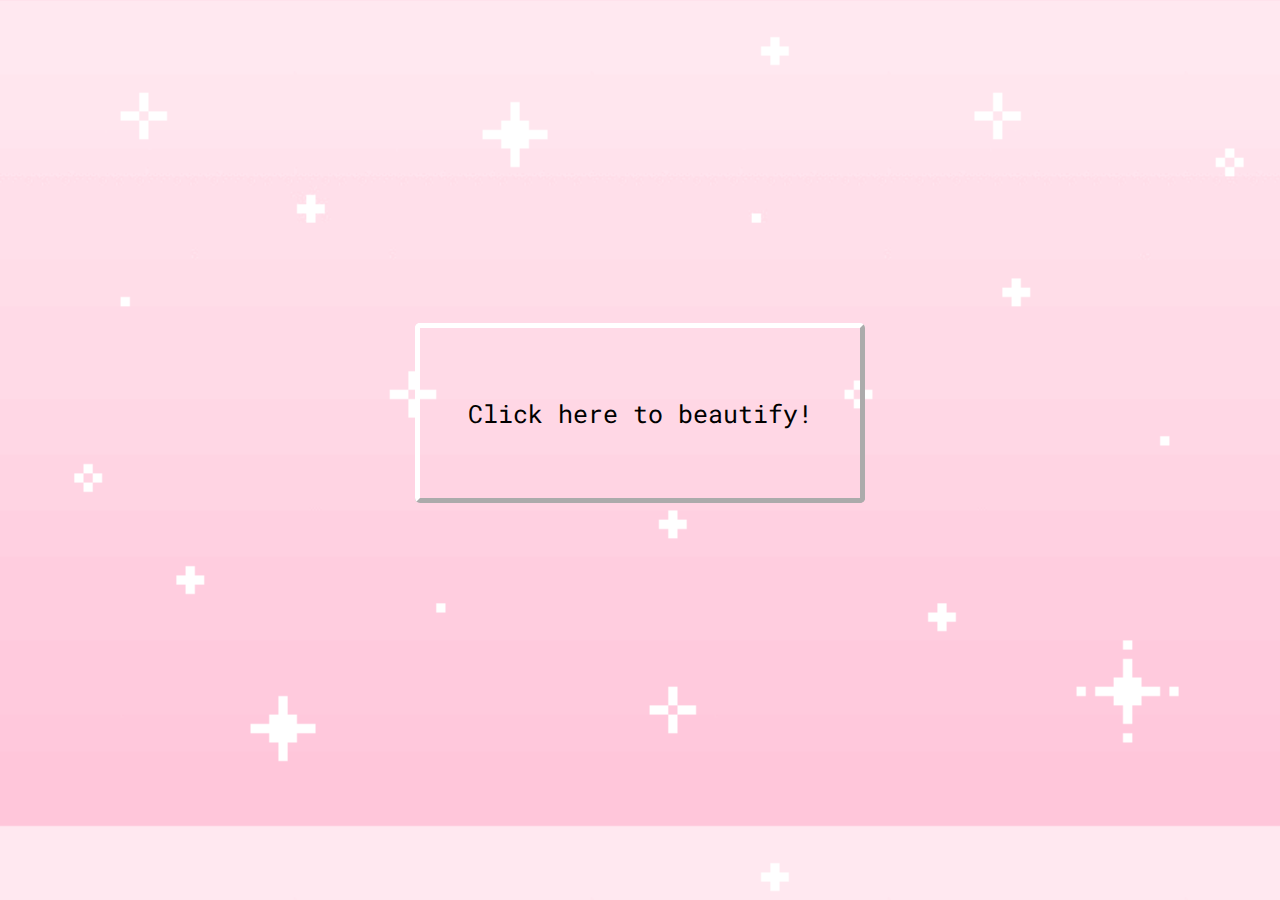
<file: index.html>
<!DOCTYPE html>
<html lang="en" dir="ltr">
  <head>
    <meta charset="utf-8">
    <link rel="preconnect" href="https://fonts.googleapis.com">
    <link rel="preconnect" href="https://fonts.gstatic.com" crossorigin>
    <link href="https://fonts.googleapis.com/css2?family=Roboto+Mono:ital,wght@0,300;0,400;0,600;1,300&display=swap" rel="stylesheet">
    <link rel="stylesheet" href="style2.css">
    <title></title>
  </head>

  <body>
    <section>
      <div class="container">
        <a href="page.html">Click here to beautify!</a>
          <!-- <h1>Click here to beautify!</h1> -->
        </div>
    </section>

  </body>
</html>
</file>
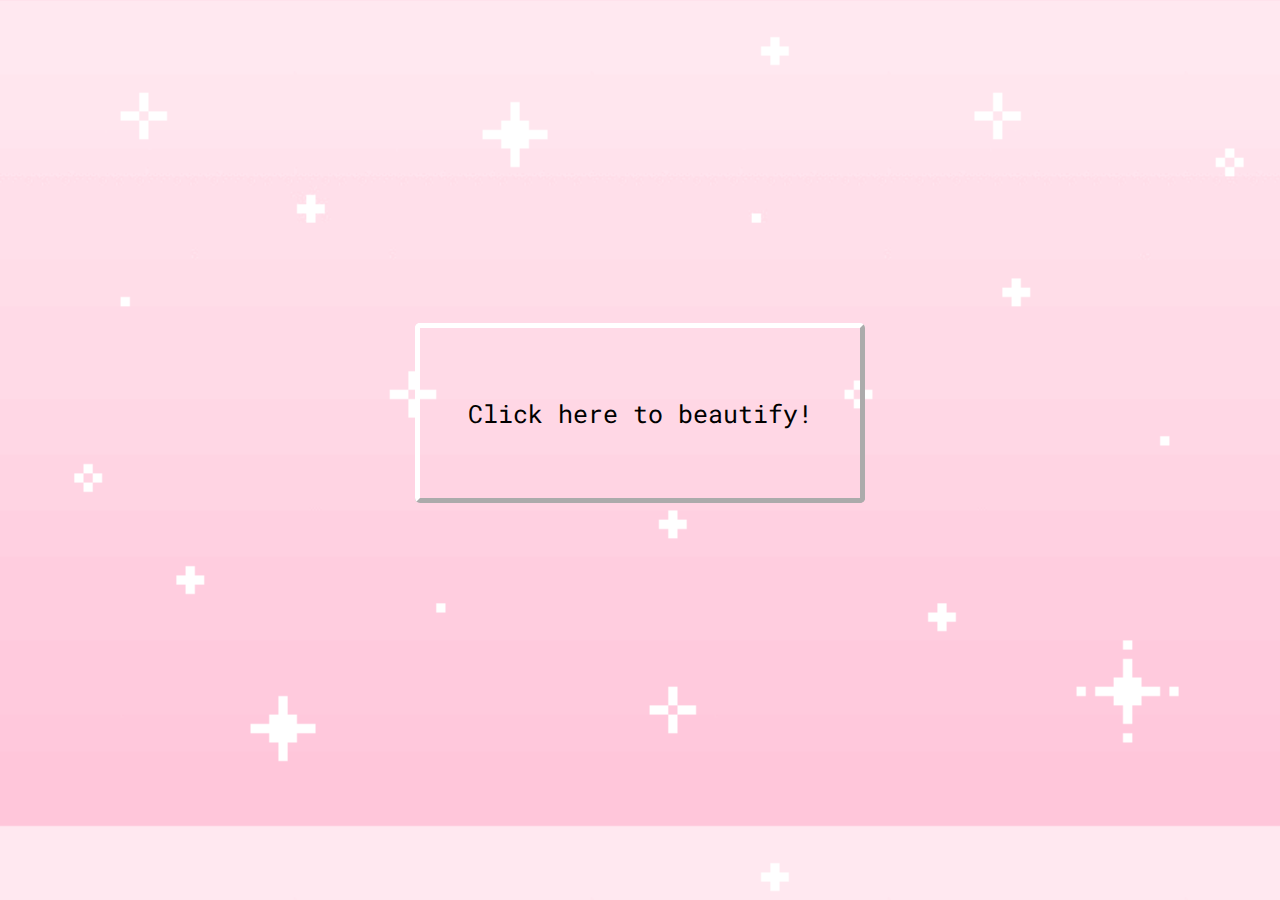
<file: launchingpage.html>
<!DOCTYPE html>
<html lang="en" dir="ltr">
  <head>
    <meta charset="utf-8">
    <link rel="preconnect" href="https://fonts.googleapis.com">
    <link rel="preconnect" href="https://fonts.gstatic.com" crossorigin>
    <link href="https://fonts.googleapis.com/css2?family=Roboto+Mono:ital,wght@0,300;0,400;0,600;1,300&display=swap" rel="stylesheet">
    <link rel="stylesheet" href="style2.css">
    <title></title>
  </head>

  <body>
    <section>
      <div class="container">
        <a href="index.html">Click here to beautify!</a>
          <!-- <h1>Click here to beautify!</h1> -->
        </div>
    </section>

  </body>
</html>
</file>
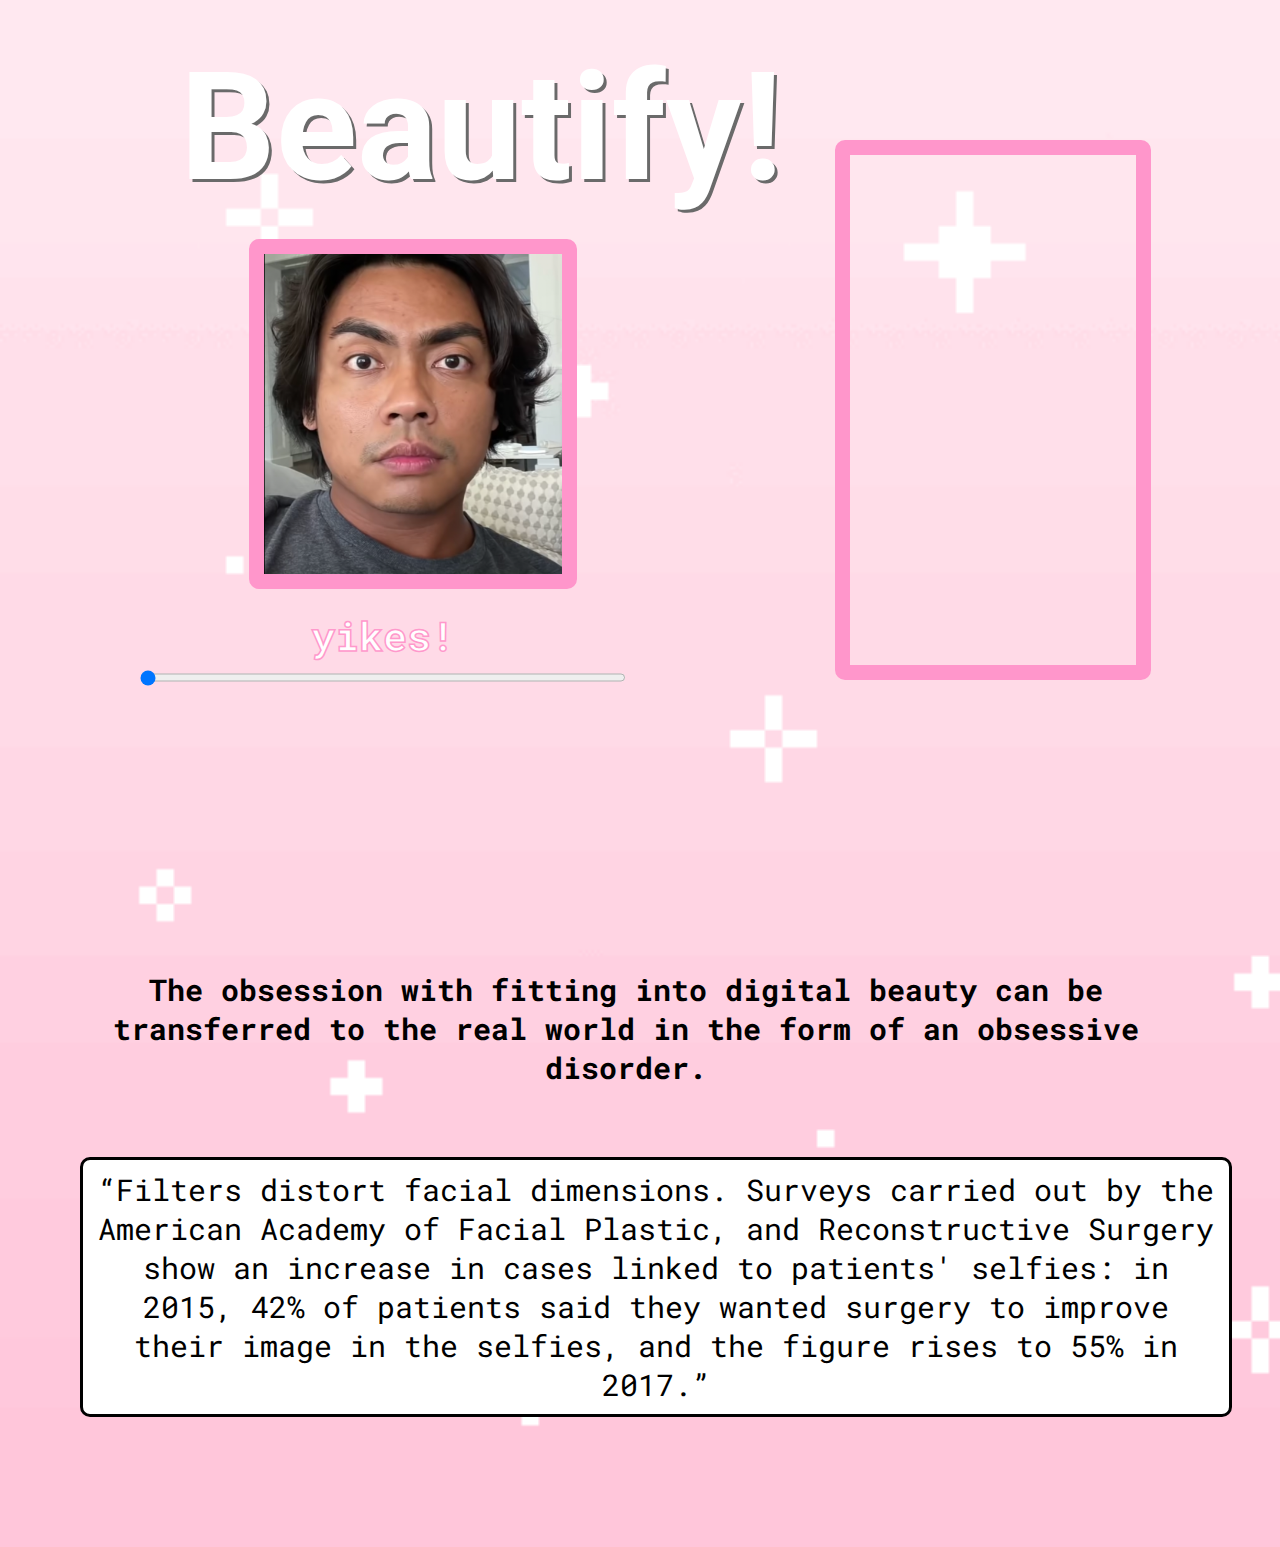
<file: page.html>
<!DOCTYPE html>
<html lang="en" dir="ltr">
  <head>
    <meta charset="utf-8">
    <link rel="preconnect" href="https://fonts.googleapis.com">
<link rel="preconnect" href="https://fonts.gstatic.com" crossorigin>
<link href="https://fonts.googleapis.com/css2?family=Roboto+Mono:ital,wght@0,300;0,400;0,600;1,300&family=Roboto:ital,wght@1,900&display=swap" rel="stylesheet">
    <link rel="stylesheet" href="style.css">
    <title>Beautify</title>
  </head>
<body>
  <h1>Beautify!</h1>
  <div class="flexcontainer ">
    <div class="filter">
      <div class="faces">
        <img src="nofilter.png" id="faceOne" class="filter" alt="Level Tiers" />
        <img src="filter1.png" id="faceTwo" class="filter hidden" alt="Level Tiers" />
        <img src="filter2.png" id="faceThree" class="filter hidden" alt="Level Tiers" />
        <img src="filter3.png" id="faceFour" class="filter hidden" alt="Level Tiers" />
        <img src="filter4.png" id="faceFive" class="filter hidden" alt="Level Tiers" />
        <img src="filter5.png" id="faceSix" class="filter hidden" alt="Level Tiers" />

      <div class="words">
        <span id="slidertext">yikes!</span>
      </div>

      <div class="slidecontainer">
        <input type="range" min="0" max="50" value="0" step="10" class="slider" id="sliding"/>
      </div>
    </div>
    </div>

  <div class="comments" style="visibility: visible;">
    <p id="hate1">idk he still looks mid</p>
    <p id="hate2">lmao i love the confidence...</p>
    <p id="hate3">nose is too big</p>
    <p id="hate4">probably all plastic surgery</p>
    <p id="hate5">i already knew the comments would look like this</p>
    <p id="hate6">eh not my type</p>
    <p id="hate7">still bad even with the filters </p>
    <p id="hate8">gross</p>
  </div>
  </div>

  <div class="statement2">
    <h2>The obsession with fitting into digital beauty can be transferred to the real world in the form of an obsessive disorder.</h2>
  </div>

  <div class="statement">
    <p>“Filters distort facial dimensions. Surveys carried out by the American Academy of Facial Plastic, and Reconstructive Surgery show an increase in cases linked to patients' selfies: in 2015, 42% of patients said they wanted surgery to improve their image in the selfies, and the figure rises to 55% in 2017.”</p>
  </div>




<script src="slider.js" charset="utf-8"></script>
  </body>
</html>
</file>
<file: style2.css>
* {
  box-sizing: border-box;
}

a {
  font-family: 'Roboto Mono', monospace;
  font-size: 25px;
  text-decoration: none;
  color: black;
  /* -webkit-text-fill-color: white;
  -webkit-text-stroke: 2px #000000; */
}

body {
  background-image: url("pinkbg.gif");
  background-size: cover;
}

section {
  height: 90vh;
  display: flex;
  align-items: center;
  justify-content: center;
}

.container {
  border: 5px solid #ffff;
  border-style: outset;
  border-radius: 5px;
  max-width: 450px;
  width: 100%;
  margin: auto;
  height: 20vh;
  display: flex;
  align-items: center;
  justify-content: center;
}
</file>
<file: style.css>
* {
  margin: 0;
  padding: 0;
  box-sizing: border-box;
  font-family: "Roboto Mono", monospace;
}

body {
  background-image: url("pinkbg.gif");
  background-size: cover;
}

h1 {
  font-family: 'Roboto', sans-serif;
  font-size: 150px;
  color: white;
  text-shadow: 3px 3px #6a6a6a;
  position: absolute;
  top: 40px;
  left: 180px;
}

.filter {
  margin-left: 60px;
}

.faces {
  display: flex;
  justify-content: center;
  align-items: center;
  height: 900px;
  flex-direction: column;
}

.faces img {
  height: 350px;
  z-index: 1;
  border: 15px solid #ff96cb;
  border-radius: 10px;
}

.hidden {
  display: none;
}

.slidecontainer {
  width:38%;
  position: absolute;
  justify-content: center;
  top: 600px;
  z-index: 1;
}

.words {
  position: relative;
  padding-top: 20px;
  font-size: 40px;
  font-weight: bold;
  -webkit-text-fill-color: #ffff;
  -webkit-text-stroke-width: 1.5px;
  -webkit-text-stroke-color: #ff99cc;
}

.slider{
  width: 150px;
  height: 15px;
  border-radius: 5px;
  background: #ffff;
  outline: none;
}

input[type=range].slider {
  width: 100%;
  margin: 70px 0;
}

.flexcontainer {
  display: flex;
  justify-content: space-around;
}

.comments {
  border: 15px solid #ff96cb;
  border-radius: 10px;
  margin-top: 140px;
  max-height: 60vh;
  overflow: scroll;
}

.comments p{
  margin: 15px;

}

p {
background: #ffff;
border: 1.5px solid black;
border-radius: 10px;
text-align: center;
max-width: 20vw;
padding: 10px;
}

.statement {
margin-left: 50px;
padding-bottom: 100px;
}

.statement p {
  display: flex;
  justify-content: center;
  font-size: 30px;
  margin: 30px;
  max-width: 90vw;
  border: 3px solid black;
}

.statement2 {
  padding: 20px;
  font-size: 20px;
  margin: 50px;
  text-align: center;
  max-width: 90vw;
}
</file>
